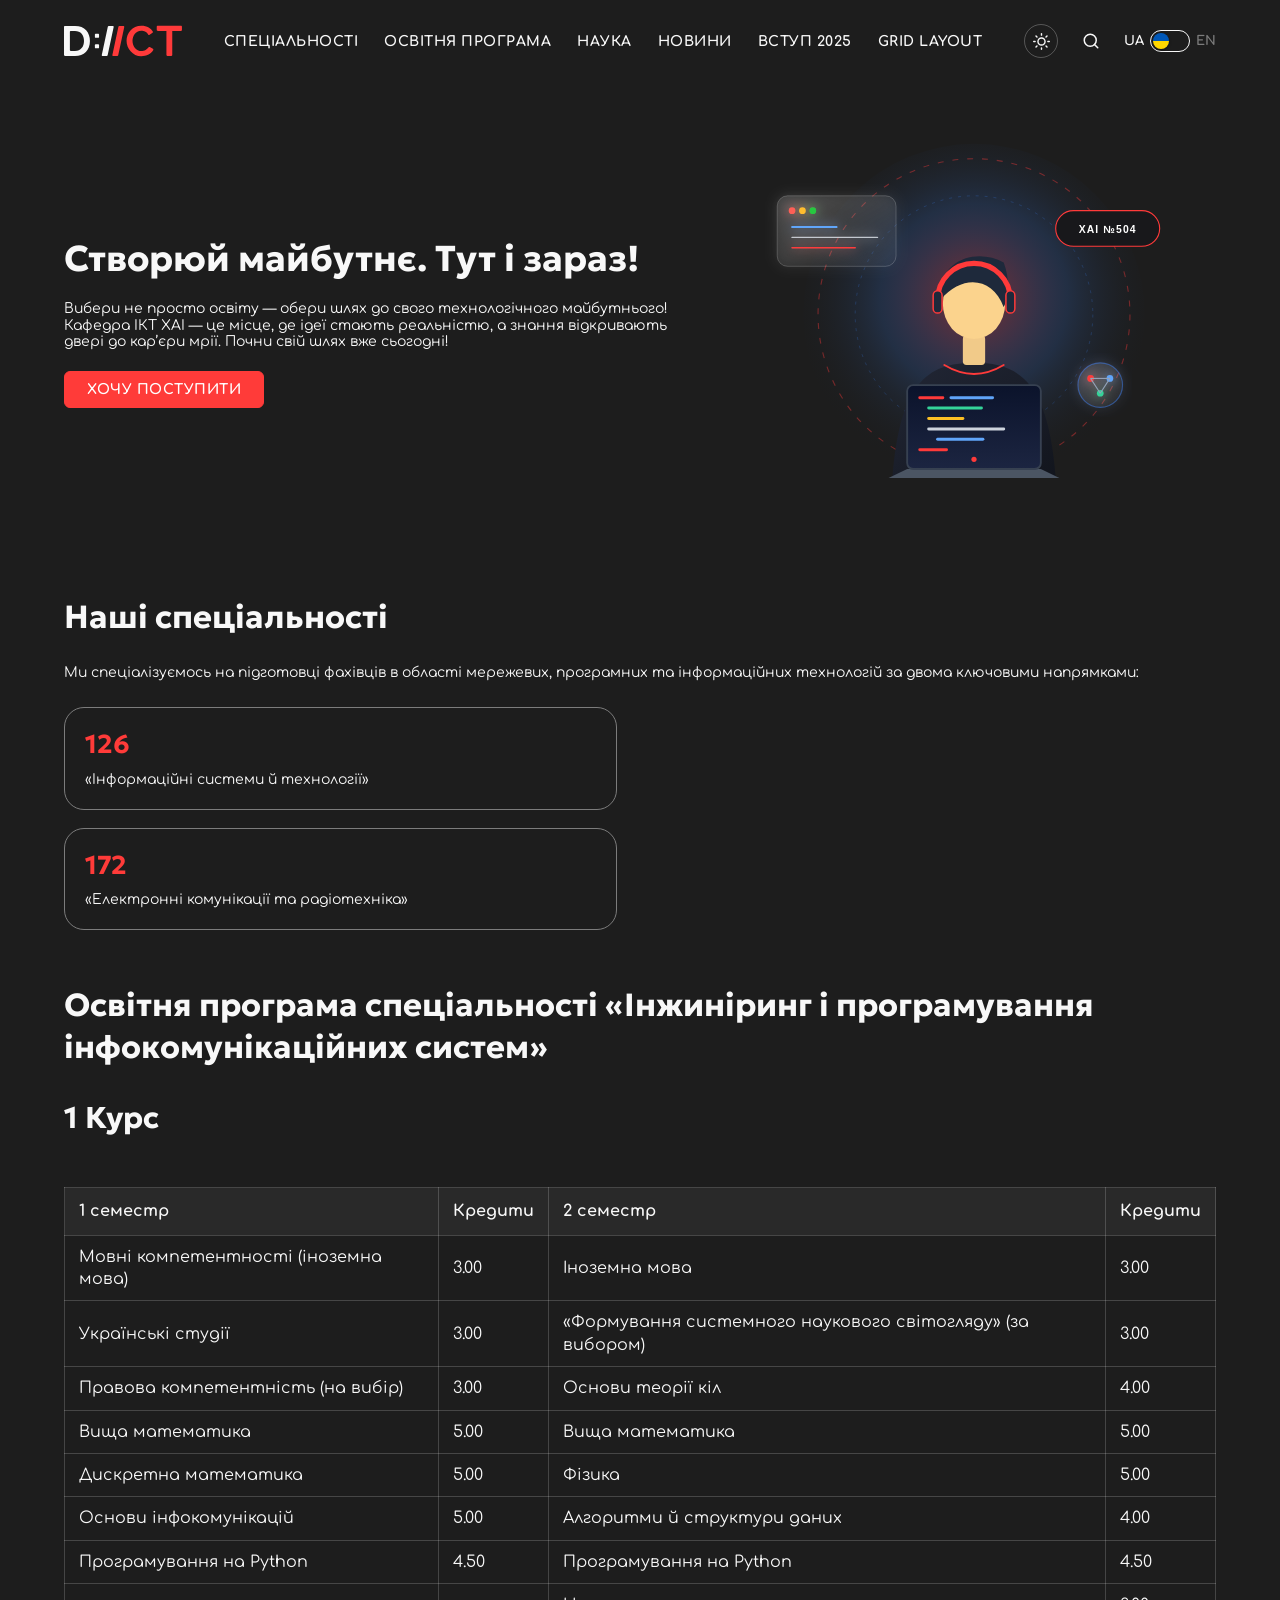
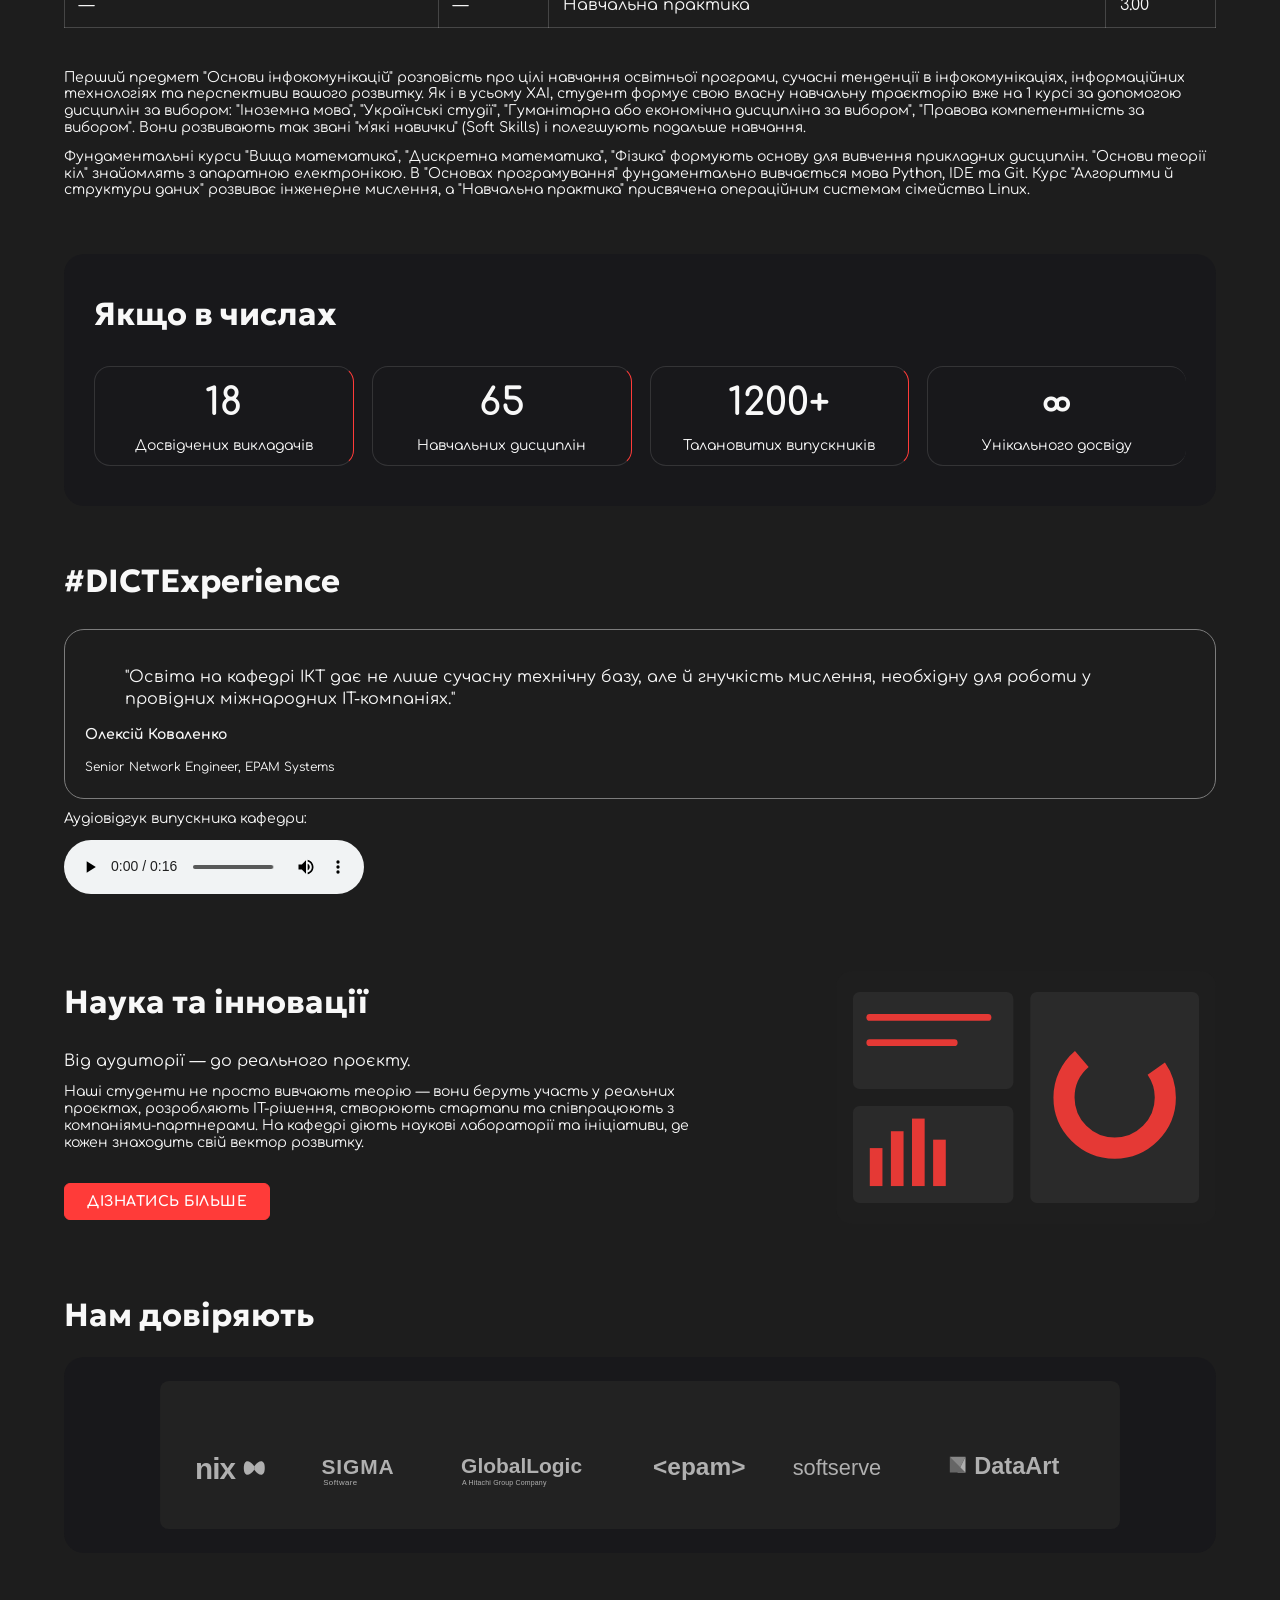
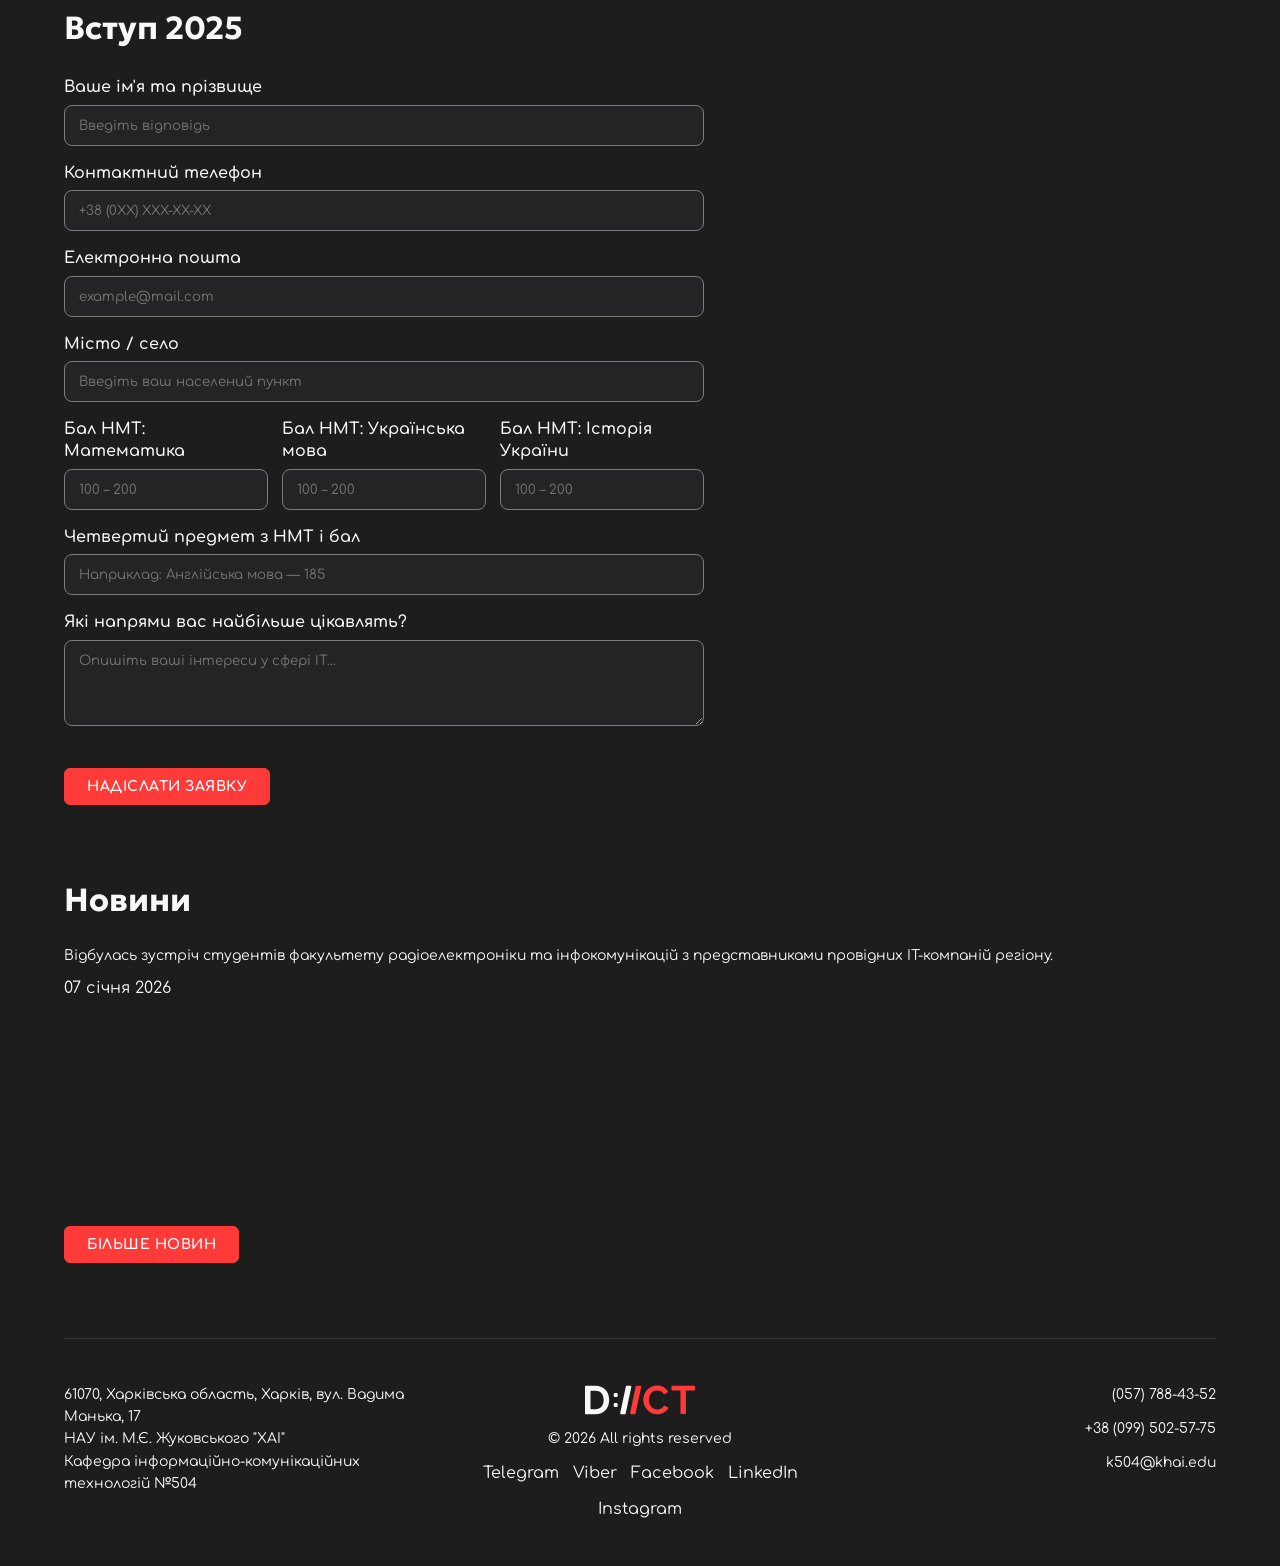
<file: index.html>
<!doctype html>
<html lang="uk" data-theme="dark">

<head>
    <meta charset="UTF-8">
    <meta name="viewport" content="width=device-width, initial-scale=1.0">
    <meta http-equiv="X-UA-Compatible" content="ie=edge">
    <title>Головна | Кафедра інформаційно-комунікаційних технологій ХАІ</title>
    <script>
        document.documentElement.setAttribute('data-theme', sessionStorage.getItem('site_theme') || 'dark');
    </script>
    <link rel="stylesheet" href="css/main.css">
</head>

<body>

<!-- Верхній колонтитул сайту -->
<header>
    <div class="header-wrapper">
        <a href="#" class="logo">
            <img src="images/logo.svg" alt="Логотип кафедри ІКТ" title="Кафедра ІКТ №504">
        </a>

        <nav>
            <div class="burger-menu">
                <button type="button" class="menu-toggle button" id="burger-btn" data-i18n="menu_btn">Меню</button>
            </div>
            <ul class="main-menu" id="main-menu">
                <li><a href="#specialties" class="menu-link" data-i18n="nav_specialties">СПЕЦІАЛЬНОСТІ</a></li>
                <li><a href="#curriculum" class="menu-link" data-i18n="nav_curriculum">ОСВІТНЯ ПРОГРАМА</a></li>
                <li><a href="#science" class="menu-link" data-i18n="nav_science">НАУКА</a></li>
                <li><a href="#news" class="menu-link" data-i18n="nav_news">НОВИНИ</a></li>
                <li><a href="#admission" class="menu-link" data-i18n="nav_admission">ВСТУП 2025</a></li>
                <li><a href="grid.html" class="menu-link" data-i18n="nav_grid">GRID LAYOUT</a></li>
            </ul>
        </nav>

        <div class="header-actions">
            <!-- Перемикач теми -->
            <button type="button" id="theme-toggle" class="theme-toggle-btn" title="Змінити тему" aria-label="Перемикач теми">
                <svg class="icon-sun" width="18" height="18" viewBox="0 0 24 24" fill="none" stroke="currentColor" stroke-width="2" stroke-linecap="round" stroke-linejoin="round">
                    <circle cx="12" cy="12" r="5"></circle>
                    <line x1="12" y1="1" x2="12" y2="3"></line>
                    <line x1="12" y1="21" x2="12" y2="23"></line>
                    <line x1="4.22" y1="4.22" x2="5.64" y2="5.64"></line>
                    <line x1="18.36" y1="18.36" x2="19.78" y2="19.78"></line>
                    <line x1="1" y1="12" x2="3" y2="12"></line>
                    <line x1="21" y1="12" x2="23" y2="12"></line>
                    <line x1="4.22" y1="19.78" x2="5.64" y2="18.36"></line>
                    <line x1="18.36" y1="5.64" x2="19.78" y2="4.22"></line>
                </svg>
                <svg class="icon-moon" width="18" height="18" viewBox="0 0 24 24" fill="none" stroke="currentColor" stroke-width="2" stroke-linecap="round" stroke-linejoin="round">
                    <path d="M21 12.79A9 9 0 1 1 11.21 3 7 7 0 0 0 21 12.79z"></path>
                </svg>
            </button>

            <!-- Пошук -->
            <a href="#" class="search-btn" title="Пошук по сайту" aria-label="Пошук">
                <svg width="18" height="18" viewBox="0 0 24 24" fill="none" stroke="currentColor" stroke-width="2" stroke-linecap="round" stroke-linejoin="round">
                    <circle cx="11" cy="11" r="8"></circle>
                    <line x1="21" y1="21" x2="16.65" y2="16.65"></line>
                </svg>
            </a>

            <!-- Перемикач мови -->
            <div class="lang-switch-box" id="lang-toggle-btn" title="Перемкнути мову">
                <span class="lang-label ua active">UA</span>
                <div class="lang-slider">
                    <span class="lang-circle"></span>
                </div>
                <span class="lang-label en">EN</span>
            </div>
        </div>
    </div>
</header>

<!-- Основна частина сторінки -->
<main>

    <!-- Головний банер сайту -->
    <section id="banner">
        <div class="content-wrapper">
            <h1 data-i18n="banner_title">Створюй майбутнє. Тут і зараз!</h1>
            <div class="description">
                <p data-i18n="banner_desc">
                    Вибери не просто освіту — обери шлях до свого технологічного майбутнього! Кафедра ІКТ ХАІ — це місце, де ідеї стають реальністю, а знання відкривають двері до кар’єри мрії. Почни свій шлях вже сьогодні!
                </p>
            </div>
            <button type="button" class="button" data-i18n="banner_btn">ХОЧУ ПОСТУПИТИ</button>
        </div>
        <div class="image-wrapper">
            <img src="images/banner-student.svg" alt="Студент кафедри ІКТ" title="Створюй майбутнє разом з ІКТ">
        </div>
    </section>

    <!-- Розділ "Наші спеціальності" -->
    <section id="specialties">
        <h2 data-i18n="specialties_title">Наші спеціальності</h2>
        <p data-i18n="specialties_desc">
            Ми спеціалізуємось на підготовці фахівців в області мережевих,
            програмних та інформаційних технологій за двома ключовими напрямками:
        </p>

        <div class="specialties-cards">
            <div class="card specialty-card">
                <h3>126</h3>
                <p data-i18n="spec_126">«Інформаційні системи й технології»</p>
            </div>
            <div class="card specialty-card">
                <h3>172</h3>
                <p data-i18n="spec_172">«Електронні комунікації та радіотехніка»</p>
            </div>
        </div>
    </section>

    <!-- Освітня програма -->
    <section id="curriculum">
        <h2 data-i18n="curriculum_title">Освітня програма спеціальності «Інжиніринг і програмування інфокомунікаційних систем»</h2>
        <h3 data-i18n="curriculum_year">1 Курс</h3>

        <div class="table-container">
            <table class="curriculum-table">
                <thead>
                <tr>
                    <th data-i18n="th_sem1">1 семестр</th>
                    <th data-i18n="th_credits1">Кредити</th>
                    <th data-i18n="th_sem2">2 семестр</th>
                    <th data-i18n="th_credits2">Кредити</th>
                </tr>
                </thead>
                <tbody>
                <tr>
                    <td data-i18n="course_1">Мовні компетентності (іноземна мова)</td>
                    <td>3.00</td>
                    <td data-i18n="course_2">Іноземна мова</td>
                    <td>3.00</td>
                </tr>
                <tr>
                    <td data-i18n="course_3">Українські студії</td>
                    <td>3.00</td>
                    <td data-i18n="course_4">«Формування системного наукового світогляду» (за вибором)</td>
                    <td>3.00</td>
                </tr>
                <tr>
                    <td data-i18n="course_5">Правова компетентність (на вибір)</td>
                    <td>3.00</td>
                    <td data-i18n="course_6">Основи теорії кіл</td>
                    <td>4.00</td>
                </tr>
                <tr>
                    <td data-i18n="course_7">Вища математика</td>
                    <td>5.00</td>
                    <td data-i18n="course_7">Вища математика</td>
                    <td>5.00</td>
                </tr>
                <tr>
                    <td data-i18n="course_8">Дискретна математика</td>
                    <td>5.00</td>
                    <td data-i18n="course_9">Фізика</td>
                    <td>5.00</td>
                </tr>
                <tr>
                    <td data-i18n="course_10">Основи інфокомунікацій</td>
                    <td>5.00</td>
                    <td data-i18n="course_11">Алгоритми й структури даних</td>
                    <td>4.00</td>
                </tr>
                <tr>
                    <td data-i18n="course_12">Програмування на Python</td>
                    <td>4.50</td>
                    <td data-i18n="course_12">Програмування на Python</td>
                    <td>4.50</td>
                </tr>
                <tr>
                    <td>—</td>
                    <td>—</td>
                    <td data-i18n="course_13">Навчальна практика</td>
                    <td>3.00</td>
                </tr>
                </tbody>
            </table>
        </div>

        <div class="curriculum-description">
            <p data-i18n="curr_desc_1">
                Перший предмет "Основи інфокомунікацій" розповість про цілі навчання освітньої програми, сучасні тенденції в інфокомунікаціях, інформаційних технологіях та перспективи вашого розвитку. Як і в усьому ХАІ, студент формує свою власну навчальну траєкторію вже на 1 курсі за допомогою дисциплін за вибором: "Іноземна мова", "Українські студії", "Гуманітарна або економічна дисципліна за вибором", "Правова компетентність за вибором". Вони розвивають так звані "м'які навички" (Soft Skills) і полегшують подальше навчання.
            </p>
            <p data-i18n="curr_desc_2">
                Фундаментальні курси "Вища математика", "Дискретна математика", "Фізика" формують основу для вивчення прикладних дисциплін. "Основи теорії кіл" знайомлять з апаратною електронікою. В "Основах програмування" фундаментально вивчається мова Python, IDE та Git. Курс "Алгоритми й структури даних" розвиває інженерне мислення, а "Навчальна практика" присвячена операційним системам сімейства Linux.
            </p>
        </div>
    </section>

    <!-- Розділ "Якщо в числах" -->
    <section id="in-numbers">
        <h2 data-i18n="numbers_title">Якщо в числах</h2>
        <div class="cards-wrapper">
            <div class="card">
                <span class="stat-number">18</span>
                <p data-i18n="stat_1">Досвідчених викладачів</p>
            </div>
            <div class="card">
                <span class="stat-number">65</span>
                <p data-i18n="stat_2">Навчальних дисциплін</p>
            </div>
            <div class="card">
                <span class="stat-number">1200+</span>
                <p data-i18n="stat_3">Талановитих випускників</p>
            </div>
            <div class="card">
                <span class="stat-number">∞</span>
                <p data-i18n="stat_4">Унікального досвіду</p>
            </div>
        </div>
    </section>

    <!-- Розділ "Відгуки" -->
    <section id="feedbacks">
        <h2>#DICTExperience</h2>
        <div class="reviews-carousel">
            <article class="card review-card">
                <blockquote data-i18n="feedback_text">"Освіта на кафедрі ІКТ дає не лише сучасну технічну базу, але й гнучкість мислення, необхідну для роботи у провідних міжнародних IT-компаніях."</blockquote>
                <p><strong data-i18n="feedback_author">Олексій Коваленко</strong></p>
                <small data-i18n="feedback_role">Senior Network Engineer, EPAM Systems</small>
            </article>
        </div>

        <div class="audio-feedback">
            <p data-i18n="audio_title">Аудіовідгук випускника кафедри:</p>
            <audio controls>
                <source src="media/audio-review.mp3" type="audio/mpeg">
                Ваш браузер не підтримує аудіоелемент.
            </audio>
        </div>
    </section>

    <!-- Розділ "Наука та інновації" -->
    <section id="science">
        <div class="science-content">
            <h2 data-i18n="science_title">Наука та інновації</h2>
            <p class="large" data-i18n="science_subtitle">Від аудиторії — до реального проєкту.</p>
            <p data-i18n="science_desc">
                Наші студенти не просто вивчають теорію — вони беруть участь у реальних проєктах, розробляють ІТ-рішення, створюють стартапи та співпрацюють з компаніями-партнерами. На кафедрі діють наукові лабораторії та ініціативи, де кожен знаходить свій вектор розвитку.
            </p>
            <button type="button" class="button" data-i18n="science_btn">ДІЗНАТИСЬ БІЛЬШЕ</button>
        </div>
        <div class="science-media">
            <img src="images/science-dashboard.svg" alt="Панель аналітики та науки" title="Наука та інновації в ІКТ">
        </div>
    </section>

    <!-- Розділ "Нам довіряють" -->
    <section id="partners">
        <h2 class="partners-title" data-i18n="partners_title">Нам довіряють</h2>
        <div class="partners-wrapper">
            <img src="images/partners.svg" alt="Партнери кафедри ІКТ">
        </div>
    </section>

    <!-- Розділ: Форма зворотного зв'язку -->
    <section id="admission">
        <h2 data-i18n="admission_title">Вступ 2025</h2>
        <form action="#" method="post" class="admission-form">
            <div class="form-group">
                <label for="fullName" data-i18n="form_name">Ваше ім'я та прізвище</label>
                <input type="text" id="fullName" name="fullName" placeholder="Введіть відповідь" data-i18n-placeholder="ph_name" required>
            </div>

            <div class="form-group">
                <label for="phone" data-i18n="form_phone">Контактний телефон</label>
                <input type="tel" id="phone" name="phone" placeholder="+38 (0XX) XXX-XX-XX" required>
            </div>

            <div class="form-group">
                <label for="email" data-i18n="form_email">Електронна пошта</label>
                <input type="email" id="email" name="email" placeholder="example@mail.com" required>
            </div>

            <div class="form-group">
                <label for="city" data-i18n="form_city">Місто / село</label>
                <input type="text" id="city" name="city" placeholder="Введіть ваш населений пункт" data-i18n-placeholder="ph_city">
            </div>

            <div class="form-grid-nmt">
                <div class="form-group">
                    <label for="nmtMath" data-i18n="form_math">Бал НМТ: Математика</label>
                    <input type="number" id="nmtMath" name="nmtMath" min="100" max="200" placeholder="100 – 200">
                </div>
                <div class="form-group">
                    <label for="nmtUa" data-i18n="form_ua">Бал НМТ: Українська мова</label>
                    <input type="number" id="nmtUa" name="nmtUa" min="100" max="200" placeholder="100 – 200">
                </div>
                <div class="form-group">
                    <label for="nmtHist" data-i18n="form_hist">Бал НМТ: Історія України</label>
                    <input type="number" id="nmtHist" name="nmtHist" min="100" max="200" placeholder="100 – 200">
                </div>
            </div>

            <div class="form-group">
                <label for="nmtFourth" data-i18n="form_fourth">Четвертий предмет з НМТ і бал</label>
                <input type="text" id="nmtFourth" name="nmtFourth" placeholder="Наприклад: Англійська мова — 185" data-i18n-placeholder="ph_fourth">
            </div>

            <div class="form-group">
                <label for="interests" data-i18n="form_interests">Які напрями вас найбільше цікавлять?</label>
                <textarea id="interests" name="interests" rows="4" placeholder="Опишіть ваші інтереси у сфері IT..." data-i18n-placeholder="ph_interests"></textarea>
            </div>

            <button type="submit" class="button" data-i18n="form_btn">НАДІСЛАТИ ЗАЯВКУ</button>
        </form>
    </section>

    <!-- Розділ "Новини" -->
    <section id="news">
        <h2 data-i18n="news_title">Новини</h2>
        <div class="news-list">
            <article class="news-card">
                <p data-i18n="news_item">Відбулась зустріч студентів факультету радіоелектроніки та інфокомунікацій з представниками провідних IT-компаній регіону.</p>
                <time datetime="2026-01-07" data-i18n="news_date">07 січня 2026</time>
            </article>
        </div>

        <div class="news-video">
            <video autoplay muted loop playsinline width="400">
                <source src="media/news-video.mp4" type="video/mp4">
                Ваш браузер не підтримує відео.
            </video>
        </div>

        <button type="button" class="button" data-i18n="news_btn">БІЛЬШЕ НОВИН</button>
    </section>

</main>

<!-- Нижній колонтитул сайту -->
<footer>
    <div class="footer-col footer-address">
        <p data-i18n="footer_addr">61070, Харківська область, Харків, вул. Вадима Манька, 17<br>
            НАУ ім. М.Є. Жуковського "ХАІ"<br>
            Кафедра інформаційно-комунікаційних технологій №504</p>
    </div>

    <div class="footer-col footer-center">
        <a href="#" class="logo">
            <img src="images/logo.svg" alt="Логотип кафедри ІКТ" title="Кафедра ІКТ №504">
        </a>
        <p>&copy; 2026 All rights reserved</p>
        <div class="social-links">
            <a href="#">Telegram</a>
            <a href="#">Viber</a>
            <a href="#">Facebook</a>
            <a href="#">LinkedIn</a>
            <a href="#">Instagram</a>
        </div>
    </div>

    <div class="footer-col footer-contacts">
        <p><a href="tel:+380577884352">(057) 788-43-52</a></p>
        <p><a href="tel:+380995025775">+38 (099) 502-57-75</a></p>
        <p><a href="mailto:k504@khai.edu">k504@khai.edu</a></p>
    </div>
</footer>

<script src="js/main.js"></script>
</body>
</html>
</file>
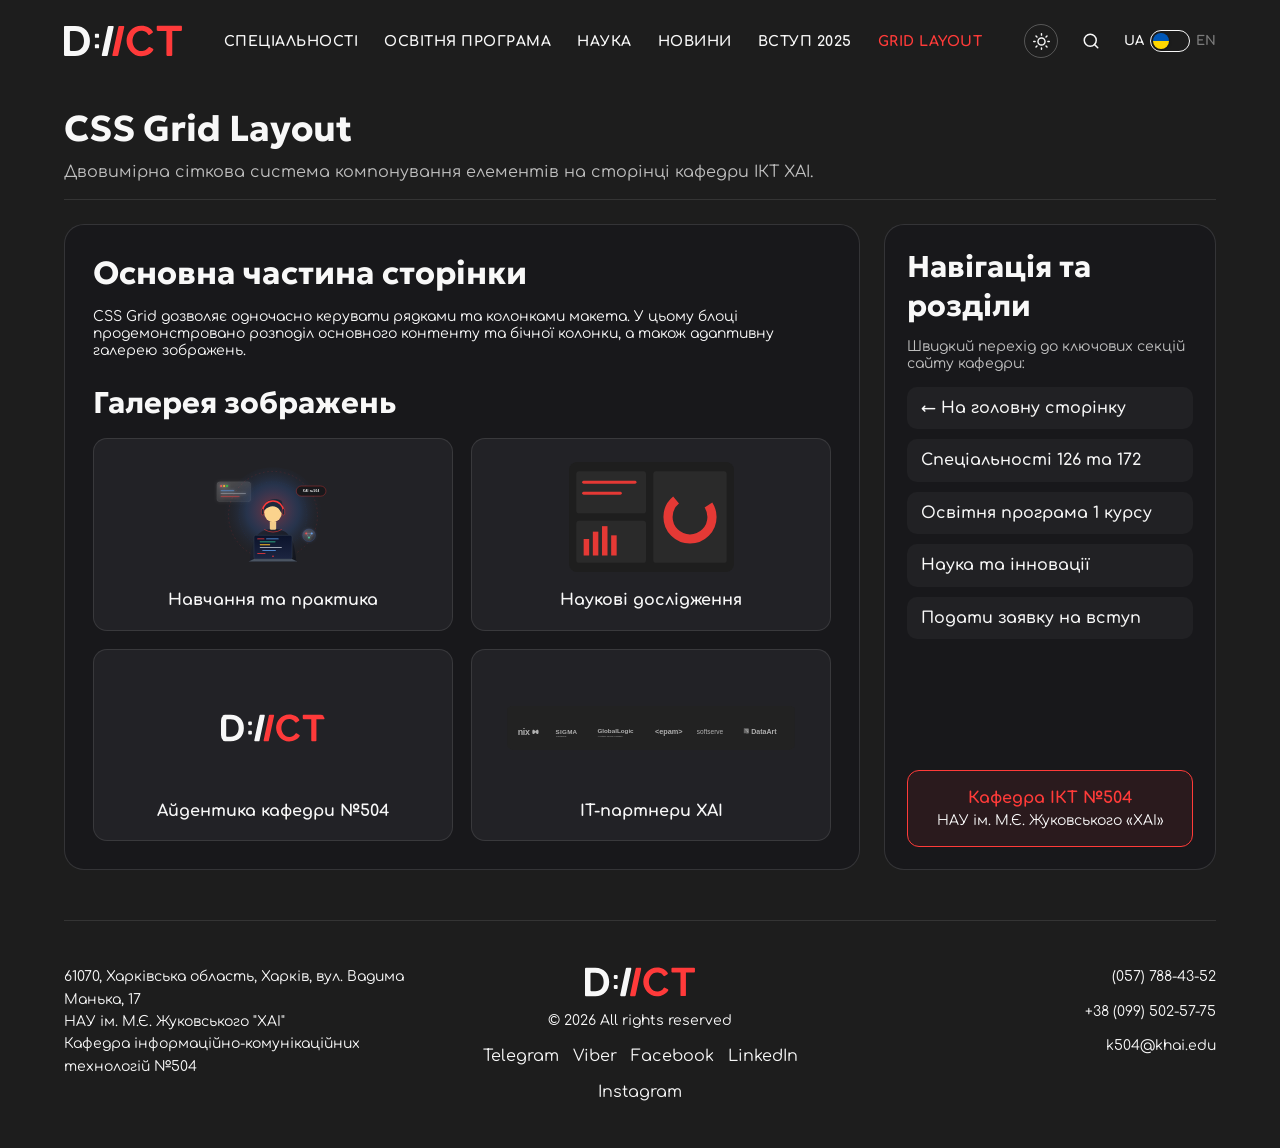
<file: grid.html>
<!doctype html>
<html lang="uk" data-theme="dark">

<head>
    <meta charset="UTF-8">
    <meta name="viewport" content="width=device-width, initial-scale=1.0">
    <meta http-equiv="X-UA-Compatible" content="ie=edge">
    <title>Grid Layout | Кафедра інформаційно-комунікаційних технологій ХАІ</title>
    <script>
        document.documentElement.setAttribute('data-theme', sessionStorage.getItem('site_theme') || 'dark');
    </script>
    <link rel="stylesheet" href="css/main.css">
</head>

<body>

<!-- Верхній колонтитул сайту -->
<header>
    <div class="header-wrapper">
        <a href="index.html" class="logo">
            <img src="images/logo.svg" alt="Логотип кафедри ІКТ" title="Кафедра ІКТ №504">
        </a>

        <nav>
            <div class="burger-menu">
                <button type="button" class="menu-toggle button" id="burger-btn" data-i18n="menu_btn">Меню</button>
            </div>
            <ul class="main-menu" id="main-menu">
                <li><a href="index.html#specialties" class="menu-link" data-i18n="nav_specialties">СПЕЦІАЛЬНОСТІ</a></li>
                <li><a href="index.html#curriculum" class="menu-link" data-i18n="nav_curriculum">ОСВІТНЯ ПРОГРАМА</a></li>
                <li><a href="index.html#science" class="menu-link" data-i18n="nav_science">НАУКА</a></li>
                <li><a href="index.html#news" class="menu-link" data-i18n="nav_news">НОВИНИ</a></li>
                <li><a href="index.html#admission" class="menu-link" data-i18n="nav_admission">ВСТУП 2025</a></li>
                <li><a href="grid.html" class="menu-link active-link" data-i18n="nav_grid">GRID LAYOUT</a></li>
            </ul>
        </nav>

        <div class="header-actions">
            <!-- Перемикач теми -->
            <button type="button" id="theme-toggle" class="theme-toggle-btn" title="Змінити тему" aria-label="Перемикач теми">
                <svg class="icon-sun" width="18" height="18" viewBox="0 0 24 24" fill="none" stroke="currentColor" stroke-width="2" stroke-linecap="round" stroke-linejoin="round">
                    <circle cx="12" cy="12" r="5"></circle>
                    <line x1="12" y1="1" x2="12" y2="3"></line>
                    <line x1="12" y1="21" x2="12" y2="23"></line>
                    <line x1="4.22" y1="4.22" x2="5.64" y2="5.64"></line>
                    <line x1="18.36" y1="18.36" x2="19.78" y2="19.78"></line>
                    <line x1="1" y1="12" x2="3" y2="12"></line>
                    <line x1="21" y1="12" x2="23" y2="12"></line>
                    <line x1="4.22" y1="19.78" x2="5.64" y2="18.36"></line>
                    <line x1="18.36" y1="5.64" x2="19.78" y2="4.22"></line>
                </svg>
                <svg class="icon-moon" width="18" height="18" viewBox="0 0 24 24" fill="none" stroke="currentColor" stroke-width="2" stroke-linecap="round" stroke-linejoin="round">
                    <path d="M21 12.79A9 9 0 1 1 11.21 3 7 7 0 0 0 21 12.79z"></path>
                </svg>
            </button>

            <!-- Пошук -->
            <a href="#" class="search-btn" title="Пошук по сайту" aria-label="Пошук">
                <svg width="18" height="18" viewBox="0 0 24 24" fill="none" stroke="currentColor" stroke-width="2" stroke-linecap="round" stroke-linejoin="round">
                    <circle cx="11" cy="11" r="8"></circle>
                    <line x1="21" y1="21" x2="16.65" y2="16.65"></line>
                </svg>
            </a>

            <!-- Перемикач мови -->
            <div class="lang-switch-box" id="lang-toggle-btn" title="Перемкнути мову">
                <span class="lang-label ua active">UA</span>
                <div class="lang-slider">
                    <span class="lang-circle"></span>
                </div>
                <span class="lang-label en">EN</span>
            </div>
        </div>
    </div>
</header>

<!-- Основна частина сторінки -->
<main class="grid-page-main">

    <section class="grid-hero">
        <h1 data-i18n="grid_hero_title">CSS Grid Layout</h1>
        <p class="large" data-i18n="grid_hero_desc">Двовимірна сіткова система компонування елементів на сторінці кафедри ІКТ ХАІ.</p>
    </section>

    <!-- Двоколонкова сітка -->
    <div class="grid-layout-wrapper">
        <article class="grid-main-card">
            <h2 data-i18n="grid_main_title">Основна частина сторінки</h2>
            <p data-i18n="grid_main_desc">
                CSS Grid дозволяє одночасно керувати рядками та колонками макета. У цьому блоці продемонстровано розподіл основного контенту та бічної колонки, а також адаптивну галерею зображень.
            </p>

            <!-- Галерея зображень -->
            <div class="gallery-block">
                <h3 data-i18n="grid_gallery_title">Галерея зображень</h3>
                <div class="grid-gallery">
                    <figure class="gallery-card">
                        <div class="card-media">
                            <img src="images/banner-student.svg" alt="Студент ІКТ">
                        </div>
                        <figcaption data-i18n="gal_1">Навчання та практика</figcaption>
                    </figure>
                    <figure class="gallery-card">
                        <div class="card-media">
                            <img src="images/science-dashboard.svg" class="invert-on-light" alt="Аналітика та наука">
                        </div>
                        <figcaption data-i18n="gal_2">Наукові дослідження</figcaption>
                    </figure>
                    <figure class="gallery-card">
                        <div class="card-media">
                            <img src="images/logo.svg" class="invert-on-light" alt="Логотип кафедри">
                        </div>
                        <figcaption data-i18n="gal_3">Айдентика кафедри №504</figcaption>
                    </figure>
                    <figure class="gallery-card">
                        <div class="card-media">
                            <img src="images/partners.svg" class="invert-on-light" alt="Партнери кафедри">
                        </div>
                        <figcaption data-i18n="gal_4">IT-партнери ХАІ</figcaption>
                    </figure>
                </div>
            </div>
        </article>

        <!-- Бічна панель -->
        <aside class="grid-sidebar-card">
            <div class="sidebar-top">
                <h3 data-i18n="grid_side_title">Навігація та розділи</h3>
                <p data-i18n="grid_side_desc">Швидкий перехід до ключових секцій сайту кафедри:</p>
                <ul class="sidebar-links">
                    <li><a href="index.html" data-i18n="side_home">← На головну сторінку</a></li>
                    <li><a href="index.html#specialties" data-i18n="side_spec">Спеціальності 126 та 172</a></li>
                    <li><a href="index.html#curriculum" data-i18n="side_curr">Освітня програма 1 курсу</a></li>
                    <li><a href="index.html#science" data-i18n="side_sci">Наука та інновації</a></li>
                    <li><a href="index.html#admission" data-i18n="side_adm">Подати заявку на вступ</a></li>
                </ul>
            </div>

            <div class="sidebar-badge">
                <span class="badge-title" data-i18n="side_badge_title">Кафедра ІКТ №504</span>
                <p data-i18n="side_badge_sub">НАУ ім. М.Є. Жуковського «ХАІ»</p>
            </div>
        </aside>
    </div>

</main>

<!-- Нижній колонтитул сайту -->
<footer>
    <div class="footer-col footer-address">
        <p data-i18n="footer_addr">61070, Харківська область, Харків, вул. Вадима Манька, 17<br>
            НАУ ім. М.Є. Жуковського "ХАІ"<br>
            Кафедра інформаційно-комунікаційних технологій №504</p>
    </div>

    <div class="footer-col footer-center">
        <a href="index.html" class="logo">
            <img src="images/logo.svg" alt="Логотип кафедри ІКТ" title="Кафедра ІКТ №504">
        </a>
        <p>&copy; 2026 All rights reserved</p>
        <div class="social-links">
            <a href="#">Telegram</a>
            <a href="#">Viber</a>
            <a href="#">Facebook</a>
            <a href="#">LinkedIn</a>
            <a href="#">Instagram</a>
        </div>
    </div>

    <div class="footer-col footer-contacts">
        <p><a href="tel:+380577884352">(057) 788-43-52</a></p>
        <p><a href="tel:+380995025775">+38 (099) 502-57-75</a></p>
        <p><a href="mailto:k504@khai.edu">k504@khai.edu</a></p>
    </div>
</footer>

<script src="js/main.js"></script>
</body>
</html>
</file>
<file: css/main.css>
@import url("https://fonts.googleapis.com/css2?family=Comfortaa:wght@300..700&family=Geologica:wght@100..900&display=swap");
:root {
  --primary-color: #1d1d1d;
  --primary-text-color: #f8f8f8;
  --red-color: #ff3b39;
  --red-hover-color: #ff1a18;
  --grey-color: #7c7c7c;
  --silver-color: #bfbfbf;
}

[data-theme=light] {
  --primary-color: #f8f8f8;
  --primary-text-color: #1d1d1d;
  --red-color: #ff3b39;
  --red-hover-color: #ff1a18;
  --grey-color: #7c7c7c;
  --silver-color: #bfbfbf;
}

body {
  font-size: 14px;
  font-family: "Comfortaa", sans-serif;
  color: var(--primary-text-color);
}

h1, h2, h3, h4, h5, h6, .h1, .h2, .h3, .h4, .h5, .h6 {
  line-height: 1.4;
  font-weight: 700;
  font-family: "Geologica", sans-serif;
}

h1, .h1 {
  font-size: 38px;
}

h2, .h2 {
  font-size: 32px;
}

h3, .h3 {
  font-size: 28px;
}

h4, .h4 {
  font-size: 24px;
}

h5, .h5 {
  font-size: 18px;
}

h6, .h6 {
  font-size: 16px;
}

.p, p {
  font-size: 14px;
  line-height: 1.2;
  margin: 12px 0;
}

.small, small {
  font-size: 12px;
  line-height: 1.2;
}

.scc_large-text,
.large {
  font-size: 16px;
  line-height: 1.4;
}

a {
  color: var(--red-color);
  font-weight: 400;
  text-decoration: underline;
}
a:active, a:hover, a:focus {
  text-decoration: none;
}

strong {
  font-weight: 700;
}

em {
  font-style: italic;
}

*,
*::before,
*::after {
  box-sizing: border-box;
}

body {
  background: var(--primary-color);
  color: var(--primary-text-color);
  font-family: "Comfortaa", sans-serif;
  font-size: 14px;
  line-height: 1.4;
  width: 100%;
  max-width: 1200px;
  margin: 0 auto;
  padding: 0 16px;
  transition: background-color 0.25s ease, color 0.25s ease;
}

h1 {
  font-size: 28px;
  line-height: 1.25;
}

h2 {
  font-size: 26px;
  line-height: 1.3;
}

h3 {
  font-size: 24px;
  line-height: 1.3;
}

h4 {
  font-size: 22px;
  line-height: 1.35;
}

h5 {
  font-size: 20px;
  line-height: 1.35;
}

h6 {
  font-size: 18px;
  line-height: 1.4;
}

@media (min-width: 796px) {
  body {
    font-size: 16px;
    line-height: 1.4;
    padding: 0 24px;
  }
  h1 {
    font-size: 32px;
  }
  h2 {
    font-size: 28px;
  }
  h3 {
    font-size: 26px;
  }
  h4 {
    font-size: 24px;
  }
  h5 {
    font-size: 22px;
  }
  h6 {
    font-size: 20px;
  }
}
@media (min-width: 1200px) {
  body {
    font-size: 16px;
    line-height: 1.4;
  }
  h1 {
    font-size: 36px;
  }
  h2 {
    font-size: 32px;
  }
  h3 {
    font-size: 30px;
  }
  h4 {
    font-size: 28px;
  }
  h5 {
    font-size: 24px;
  }
  h6 {
    font-size: 22px;
  }
}
section {
  margin: 40px 0;
}
@media (min-width: 796px) {
  section {
    margin: 55px 0;
  }
}

.button,
button,
input[type=submit],
.btn,
a.btn {
  background: var(--red-color);
  color: #ffffff !important;
  width: fit-content;
  padding: 10px 22px;
  border-radius: 6px;
  margin: 20px 0;
  border: 1px solid var(--red-color);
  font-family: "Comfortaa", sans-serif;
  font-weight: 700;
  font-size: 14px;
  letter-spacing: 0.5px;
  cursor: pointer;
  display: inline-block;
  text-decoration: none !important;
  transition: all 0.25s ease-in-out;
}
.button:hover,
button:hover,
input[type=submit]:hover,
.btn:hover,
a.btn:hover {
  background: var(--red-hover-color);
  border-color: var(--red-hover-color);
  box-shadow: 0 4px 12px rgba(255, 59, 57, 0.25);
  transform: translateY(-1px);
}

#banner {
  width: 100%;
  display: flex;
  flex-direction: column;
  align-items: center;
  gap: 28px;
  margin: 20px 0 50px 0;
}
#banner .content-wrapper {
  width: 100%;
  display: flex;
  flex-direction: column;
  gap: 20px;
  z-index: 2;
}
#banner .content-wrapper h1 {
  margin: 0;
  font-weight: 700;
}
#banner .content-wrapper .description p {
  margin: 0;
  color: var(--primary-text-color);
}
#banner .content-wrapper .button {
  margin: 0;
}
#banner .image-wrapper {
  width: 100%;
  display: flex;
  justify-content: center;
  align-items: center;
}
#banner .image-wrapper img {
  width: 100%;
  max-width: 360px;
  height: auto;
  display: block;
  object-fit: contain;
}
@media (min-width: 796px) {
  #banner {
    flex-direction: row;
    justify-content: space-between;
    min-height: 440px;
  }
  #banner .content-wrapper {
    width: 55%;
  }
  #banner .image-wrapper {
    width: 42%;
    justify-content: flex-end;
  }
  #banner .image-wrapper img {
    max-width: 100%;
  }
}

#specialties .specialties-cards {
  display: flex;
  flex-direction: column;
  gap: 20px;
  margin-top: 24px;
}
#specialties .specialties-cards .specialty-card {
  width: 100%;
  background: #18181b;
  border: 1px solid rgba(255, 255, 255, 0.12);
  border-radius: 16px;
  padding: 24px;
}
#specialties .specialties-cards .specialty-card h3 {
  margin: 0 0 10px 0;
  color: var(--red-color);
}
#specialties .specialties-cards .specialty-card p {
  margin: 0;
}
@media (min-width: 796px) {
  #specialties .specialties-cards {
    flex-direction: row;
  }
  #specialties .specialties-cards .specialty-card {
    width: 48%;
  }
}

#in-numbers .cards-wrapper {
  display: grid;
  grid-template-columns: 1fr;
  gap: 18px;
  margin-top: 24px;
}
#in-numbers .cards-wrapper .card {
  width: 100%;
  background: #18181b;
  border: 1px solid rgba(255, 255, 255, 0.12);
  border-radius: 16px;
  padding: 24px;
  text-align: center;
}
#in-numbers .cards-wrapper .card .stat-number {
  display: block;
  font-size: 32px;
  font-weight: 700;
  color: var(--red-color);
  margin-bottom: 8px;
}
#in-numbers .cards-wrapper .card p {
  margin: 0;
}
@media (min-width: 796px) {
  #in-numbers .cards-wrapper {
    grid-template-columns: repeat(2, 1fr);
  }
}
@media (min-width: 1200px) {
  #in-numbers .cards-wrapper {
    grid-template-columns: repeat(4, 1fr);
  }
}

#curriculum .table-container {
  width: 100%;
  overflow-x: auto;
}
#curriculum table,
#curriculum .curriculum-table {
  width: 100%;
  border-collapse: collapse;
  margin: 20px 0 30px 0;
  border: 1px solid rgba(255, 255, 255, 0.18);
  font-family: "Comfortaa", sans-serif;
}
#curriculum table thead tr,
#curriculum .curriculum-table thead tr {
  background-color: rgba(255, 255, 255, 0.05);
}
#curriculum table thead th,
#curriculum .curriculum-table thead th {
  font-weight: 700;
  color: var(--primary-text-color);
  padding: 12px 14px;
  border: 1px solid rgba(255, 255, 255, 0.18);
  text-align: left;
}
#curriculum table tbody tr td,
#curriculum .curriculum-table tbody tr td {
  padding: 10px 14px;
  border: 1px solid rgba(255, 255, 255, 0.18);
  color: var(--primary-text-color);
}

#science {
  display: flex;
  flex-direction: column;
  gap: 24px;
}
#science .science-content {
  width: 100%;
}
#science .science-media {
  width: 100%;
}
#science .science-media img {
  width: 100%;
  max-width: 380px;
  height: auto;
  border-radius: 16px;
  display: block;
}
@media (min-width: 796px) {
  #science {
    flex-direction: row;
    align-items: center;
    justify-content: space-between;
  }
  #science .science-content {
    width: 56%;
  }
  #science .science-media {
    width: 40%;
    display: flex;
    justify-content: flex-end;
  }
}

#partners {
  margin: 45px 0;
}
#partners .partners-title {
  font-weight: 700;
  margin: 0 0 20px 0;
  color: var(--primary-text-color);
}
#partners .partners-wrapper {
  width: 100%;
  background: #18181b;
  border-radius: 20px;
  padding: 24px;
  display: flex;
  justify-content: center;
  align-items: center;
}
#partners .partners-wrapper img {
  width: 100%;
  max-width: 960px;
  height: auto;
  display: block;
}

#admission form {
  width: 100%;
  max-width: 640px;
  display: flex;
  flex-direction: column;
  gap: 16px;
}
#admission form .form-grid-nmt {
  display: grid;
  grid-template-columns: 1fr;
  gap: 14px;
}
@media (min-width: 796px) {
  #admission form .form-grid-nmt {
    grid-template-columns: repeat(3, 1fr);
  }
}
#admission form label {
  display: block;
  font-weight: 600;
  margin-bottom: 6px;
  color: var(--primary-text-color);
}
#admission form input[type=text],
#admission form input[type=email],
#admission form input[type=tel],
#admission form input[type=number],
#admission form textarea {
  width: 100%;
  background: #242426;
  border: 1px solid var(--grey-color);
  border-radius: 8px;
  padding: 12px 14px;
  color: var(--primary-text-color);
  font-family: inherit;
  outline: none;
}
#admission form input[type=text]:focus,
#admission form input[type=email]:focus,
#admission form input[type=tel]:focus,
#admission form input[type=number]:focus,
#admission form textarea:focus {
  border-color: var(--red-color);
}

footer {
  width: 100%;
  padding: 30px 0;
  border-top: 1px solid rgba(255, 255, 255, 0.12);
  display: grid;
  grid-template-columns: 1fr;
  gap: 24px;
  text-align: center;
}
footer .footer-col {
  width: 100%;
}
footer .footer-center {
  display: flex;
  flex-direction: column;
  align-items: center;
  gap: 10px;
}
footer .footer-center .social-links {
  display: flex;
  flex-wrap: wrap;
  justify-content: center;
  gap: 14px;
}
footer .footer-center .social-links a {
  color: var(--primary-text-color);
  text-decoration: none;
}
footer .footer-center .social-links a:hover {
  color: var(--red-color);
}
footer .footer-contacts a {
  color: var(--primary-text-color);
  text-decoration: none;
}
footer .footer-contacts a:hover {
  color: var(--red-color);
}
@media (min-width: 1200px) {
  footer {
    grid-template-columns: repeat(3, 1fr);
    text-align: left;
    align-items: start;
  }
  footer .footer-contacts {
    text-align: right;
  }
}

[data-theme=light] .button,
[data-theme=light] button,
[data-theme=light] input[type=submit],
[data-theme=light] .btn,
[data-theme=light] a.btn {
  background: #e63533 !important;
  border-color: #e63533 !important;
  color: #ffffff !important;
}
[data-theme=light] #specialties .specialties-cards .specialty-card,
[data-theme=light] #in-numbers .cards-wrapper .card {
  background: #ffffff;
  border-color: rgba(0, 0, 0, 0.12);
}
[data-theme=light] #curriculum table,
[data-theme=light] #curriculum .curriculum-table {
  border-color: rgba(0, 0, 0, 0.15);
}
[data-theme=light] #curriculum table thead tr,
[data-theme=light] #curriculum .curriculum-table thead tr {
  background-color: rgba(0, 0, 0, 0.04);
}
[data-theme=light] #curriculum table th, [data-theme=light] #curriculum table td,
[data-theme=light] #curriculum .curriculum-table th,
[data-theme=light] #curriculum .curriculum-table td {
  border-color: rgba(0, 0, 0, 0.15);
}
[data-theme=light] #science .science-media img {
  filter: invert(0.9) hue-rotate(180deg) contrast(1.05);
}
[data-theme=light] #admission form input[type=text],
[data-theme=light] #admission form input[type=email],
[data-theme=light] #admission form input[type=tel],
[data-theme=light] #admission form input[type=number],
[data-theme=light] #admission form textarea {
  background: #ffffff;
  border-color: #d1d5db;
}
[data-theme=light] #partners .partners-wrapper {
  background: #e9ecef !important;
}
[data-theme=light] #partners .partners-wrapper img {
  filter: invert(0.85);
}
[data-theme=light] footer {
  border-top-color: rgba(0, 0, 0, 0.12);
}

header {
  width: 100%;
  padding: 18px 0;
  box-sizing: border-box;
  position: relative;
  z-index: 100;
}
header .header-wrapper {
  width: 100%;
  display: flex;
  flex-direction: row;
  align-items: center;
  justify-content: space-between;
  gap: 12px;
  position: relative;
}
header .logo {
  display: flex;
  align-items: center;
  flex-shrink: 0;
}
header .logo img {
  height: 28px;
  width: auto;
  display: block;
  transition: filter 0.2s ease;
}
@media (min-width: 796px) {
  header .logo img {
    height: 34px;
  }
}
header nav {
  display: flex;
  align-items: center;
  margin-left: auto;
}
header nav .burger-menu {
  width: fit-content;
}
header nav .burger-menu .menu-toggle {
  margin: 0 !important;
  padding: 8px 16px !important;
  font-size: 13px !important;
  border-radius: 6px;
}
header nav .main-menu {
  margin: 0;
  padding: 0;
  list-style: none;
  display: none;
  flex-direction: row;
  flex-wrap: wrap;
  gap: 16px 22px;
  justify-content: center;
  font-weight: 700;
}
header nav .main-menu li {
  margin: 0;
}
header nav .main-menu li .menu-link {
  text-decoration: none;
  color: var(--primary-text-color);
  text-transform: uppercase;
  font-size: 13px;
  font-weight: 700;
  letter-spacing: 0.5px;
  white-space: nowrap;
  transition: color 0.2s ease;
}
header nav .main-menu li .menu-link:hover, header nav .main-menu li .menu-link.active-link {
  color: var(--red-color);
}
header nav .main-menu.show {
  display: flex;
  position: absolute;
  top: calc(100% + 12px);
  left: 0;
  width: 100%;
  padding: 18px 20px;
  background: #1c1c20;
  border: 1px solid rgba(255, 255, 255, 0.15);
  border-radius: 12px;
  box-shadow: 0 12px 30px rgba(0, 0, 0, 0.45);
  z-index: 999;
}
header .header-actions {
  display: flex;
  flex-direction: row;
  align-items: center;
  gap: 10px;
  flex-shrink: 0;
}
@media (min-width: 796px) {
  header .header-actions {
    gap: 16px;
  }
}
header .header-actions .theme-toggle-btn {
  background: transparent !important;
  border: 1px solid rgba(255, 255, 255, 0.25) !important;
  border-radius: 50% !important;
  width: 34px !important;
  height: 34px !important;
  min-width: 34px !important;
  min-height: 34px !important;
  padding: 0 !important;
  margin: 0 !important;
  display: inline-flex !important;
  align-items: center !important;
  justify-content: center !important;
  flex-shrink: 0 !important;
  cursor: pointer;
  color: var(--primary-text-color) !important;
  transition: border-color 0.2s ease, background-color 0.2s ease, color 0.2s ease;
}
header .header-actions .theme-toggle-btn svg {
  width: 17px;
  height: 17px;
  display: block;
}
header .header-actions .theme-toggle-btn .icon-sun {
  display: block;
}
header .header-actions .theme-toggle-btn .icon-moon {
  display: none;
}
header .header-actions .theme-toggle-btn:hover {
  border-color: var(--red-color) !important;
  background: rgba(255, 59, 57, 0.1) !important;
  color: var(--red-color) !important;
}
header .header-actions .theme-toggle-btn:active, header .header-actions .theme-toggle-btn:focus {
  transform: none !important;
  outline: none;
}
header .header-actions .search-btn {
  display: none;
}
@media (min-width: 796px) {
  header .header-actions .search-btn {
    display: inline-flex;
    align-items: center;
    justify-content: center;
    width: 34px;
    height: 34px;
    border-radius: 50%;
    color: var(--primary-text-color);
    text-decoration: none;
    transition: all 0.2s ease-in-out;
  }
  header .header-actions .search-btn svg {
    stroke: var(--primary-text-color);
  }
  header .header-actions .search-btn:hover {
    background: rgba(255, 59, 57, 0.1);
  }
  header .header-actions .search-btn:hover svg {
    stroke: var(--red-color);
  }
}
header .header-actions .lang-switch-box {
  display: inline-flex;
  flex-direction: row;
  align-items: center;
  gap: 6px;
  cursor: pointer;
  user-select: none;
}
header .header-actions .lang-switch-box .lang-label {
  font-size: 13px;
  font-weight: 700;
  color: var(--grey-color);
  transition: color 0.2s ease;
}
header .header-actions .lang-switch-box .lang-label.active {
  color: var(--primary-text-color);
}
header .header-actions .lang-switch-box .lang-slider {
  width: 40px;
  height: 22px;
  border-radius: 100px;
  border: 1px solid var(--primary-text-color);
  background: transparent;
  position: relative;
  display: flex;
  align-items: center;
  padding: 2px;
  box-sizing: border-box;
}
header .header-actions .lang-switch-box .lang-slider .lang-circle {
  width: 16px;
  height: 16px;
  border-radius: 50%;
  position: absolute;
  left: 2px;
  box-shadow: 0 1px 3px rgba(0, 0, 0, 0.4);
  transition: transform 0.25s cubic-bezier(0.4, 0, 0.2, 1), background 0.25s ease;
  background: linear-gradient(180deg, #0057b7 50%, #ffd700 50%);
}
header .header-actions .lang-switch-box.is-en .lang-slider .lang-circle {
  transform: translateX(18px);
  background: #012169 url("data:image/svg+xml,%3Csvg xmlns='http://www.w3.org/2000/svg' viewBox='0 0 60 30'%3E%3CclipPath id='s'%3E%3Cpath d='M0,0 v30 h60 v-30 z'/%3E%3C/clipPath%3E%3CclipPath id='t'%3E%3Cpath d='M30,15 h30 v15 z v15 h-30 z h-30 v-15 z v-15 h30 z'/%3E%3C/clipPath%3E%3Cg clip-path='url(%23s)'%3E%3Cpath d='M0,0 v30 h60 v-30 z' fill='%23012169'/%3E%3Cpath d='M0,0 L60,30 M60,0 L0,30' stroke='%23fff' stroke-width='6'/%3E%3Cpath d='M0,0 L60,30 M60,0 L0,30' clip-path='url(%23t)' stroke='%23C8102E' stroke-width='4'/%3E%3Cpath d='M30,0 v30 M0,15 h60' stroke='%23fff' stroke-width='10'/%3E%3Cpath d='M30,0 v30 M0,15 h60' stroke='%23C8102E' stroke-width='6'/%3E%3C/g%3E%3C/svg%3E") center/cover no-repeat !important;
}

@media (min-width: 1200px) {
  header {
    padding: 24px 0;
  }
  header nav {
    flex: 1 1 auto;
    margin-left: 0;
    justify-content: center;
  }
  header nav .burger-menu {
    display: none;
  }
  header nav .main-menu,
  header nav .main-menu.show {
    display: flex;
    position: static;
    width: auto;
    padding: 0;
    background: transparent;
    border: none;
    box-shadow: none;
    gap: 26px;
  }
  header nav .main-menu li .menu-link,
  header nav .main-menu.show li .menu-link {
    font-size: 14px;
  }
}
[data-theme=light] .logo img {
  filter: invert(0.9) hue-rotate(180deg);
}
[data-theme=light] header nav .main-menu.show {
  background: #ffffff;
  border-color: rgba(0, 0, 0, 0.12);
  box-shadow: 0 12px 28px rgba(0, 0, 0, 0.12);
}
[data-theme=light] header .header-actions .theme-toggle-btn {
  border-color: rgba(0, 0, 0, 0.25) !important;
}
[data-theme=light] header .header-actions .theme-toggle-btn .icon-sun {
  display: none;
}
[data-theme=light] header .header-actions .theme-toggle-btn .icon-moon {
  display: block;
}
[data-theme=light] header .header-actions .lang-switch-box .lang-slider {
  border-color: rgba(0, 0, 0, 0.5) !important;
}

footer {
  padding: 45px 0;
  border-top: 1px solid rgba(255, 255, 255, 0.1);
  display: flex;
  justify-content: space-between;
  align-items: flex-start;
  flex-wrap: wrap;
  gap: 30px;
}
footer .footer-col,
footer .footer-column {
  flex: 1 1 250px;
  display: flex;
  flex-direction: column;
  gap: 12px;
}
footer p {
  margin: 0;
  line-height: 1.6;
  color: var(--primary-text-color);
  font-size: 14px;
}
footer .social-links,
footer .social {
  display: flex;
  gap: 12px;
  flex-wrap: wrap;
}
footer .social-links a,
footer .social a {
  color: var(--primary-text-color);
  text-decoration: none;
}
footer .social-links a:hover,
footer .social a:hover {
  color: var(--red-color);
}
footer .logo {
  display: flex;
  align-items: center;
}
footer .logo img {
  height: 32px;
  width: auto;
  display: block;
}

[data-theme=light] footer {
  border-top-color: rgba(0, 0, 0, 0.1);
}
[data-theme=light] footer .logo img {
  filter: invert(0.9) hue-rotate(180deg);
}

#feedbacks .cards-wrapper .card,
#feedbacks .cards-wrapper .review-card,
#feedbacks .reviews-carousel .card,
#feedbacks .reviews-carousel .review-card,
#reviews .cards-wrapper .card,
#reviews .cards-wrapper .review-card,
#reviews .reviews-carousel .card,
#reviews .reviews-carousel .review-card {
  padding: 20px;
  border-radius: 20px;
  border: 1px solid var(--grey-color);
}

#in-numbers,
#stats {
  background: #18181b;
  border-radius: 20px;
  padding: 40px 30px;
  margin: 50px 0;
}
#in-numbers h2,
#stats h2 {
  margin-top: 0;
  margin-bottom: 30px;
}
#in-numbers .cards-wrapper,
#in-numbers .stats-grid,
#stats .cards-wrapper,
#stats .stats-grid {
  display: flex;
  justify-content: space-between;
  align-items: center;
}
#in-numbers .cards-wrapper .card,
#in-numbers .cards-wrapper .stat-item,
#in-numbers .stats-grid .card,
#in-numbers .stats-grid .stat-item,
#stats .cards-wrapper .card,
#stats .cards-wrapper .stat-item,
#stats .stats-grid .card,
#stats .stats-grid .stat-item {
  flex: 1;
  text-align: center;
  padding: 10px 20px;
  border-right: 1px solid var(--red-color);
}
#in-numbers .cards-wrapper .card:last-child,
#in-numbers .cards-wrapper .stat-item:last-child,
#in-numbers .stats-grid .card:last-child,
#in-numbers .stats-grid .stat-item:last-child,
#stats .cards-wrapper .card:last-child,
#stats .cards-wrapper .stat-item:last-child,
#stats .stats-grid .card:last-child,
#stats .stats-grid .stat-item:last-child {
  border-right: none;
}
#in-numbers .cards-wrapper .card .stat-number,
#in-numbers .cards-wrapper .stat-item .stat-number,
#in-numbers .stats-grid .card .stat-number,
#in-numbers .stats-grid .stat-item .stat-number,
#stats .cards-wrapper .card .stat-number,
#stats .cards-wrapper .stat-item .stat-number,
#stats .stats-grid .card .stat-number,
#stats .stats-grid .stat-item .stat-number {
  font-size: 38px;
  font-weight: 700;
  color: var(--primary-text-color);
  display: block;
  margin-bottom: 8px;
}

[data-theme=light] #in-numbers,
[data-theme=light] #stats {
  background: #f1f5f9;
}

#news .news-cards .news-card,
#news .news-list .news-card {
  border-right: 1px solid var(--red-color);
}
#news .news-cards .news-card:last-child,
#news .news-list .news-card:last-child {
  border-right: none;
}
#news .news-cards .news-card .content-wrapper,
#news .news-cards .news-card .news-card-content,
#news .news-list .news-card .content-wrapper,
#news .news-list .news-card .news-card-content {
  padding: 10px;
}

#specialties .specialties-cards {
  display: flex;
  flex-direction: column;
  gap: 18px;
  margin-top: 25px;
}
#specialties .specialties-cards .card,
#specialties .specialties-cards .specialty-card {
  padding: 20px;
  border-radius: 20px;
  border: 1px solid var(--grey-color);
  background: transparent;
}
#specialties .specialties-cards .card h3,
#specialties .specialties-cards .specialty-card h3 {
  margin: 0 0 10px 0;
  font-size: 26px;
}
#specialties .specialties-cards .card p,
#specialties .specialties-cards .specialty-card p {
  margin: 0;
  color: var(--primary-text-color);
}

header nav .main-menu .menu-link.active-link {
  color: var(--red-color) !important;
}

.grid-page-main {
  width: 100%;
  margin: 24px 0 50px 0;
  display: grid;
  grid-template-columns: 1fr;
  gap: 24px;
}
.grid-page-main .grid-hero {
  width: 100%;
  margin: 0;
  padding-bottom: 16px;
  border-bottom: 1px solid rgba(255, 255, 255, 0.1);
}
.grid-page-main .grid-hero h1 {
  margin: 0 0 10px 0;
  color: var(--primary-text-color);
}
.grid-page-main .grid-hero p {
  margin: 0;
  color: var(--silver-color);
}

.grid-layout-wrapper {
  width: 100%;
  display: grid;
  grid-template-columns: 1fr;
  gap: 20px;
  align-items: stretch;
}
@media (min-width: 796px) {
  .grid-layout-wrapper {
    grid-template-columns: 2fr 1fr;
    gap: 24px;
  }
}
@media (min-width: 1200px) {
  .grid-layout-wrapper {
    grid-template-columns: 2.4fr 1fr;
  }
}

.grid-main-card {
  width: 100%;
  background: #18181b;
  border: 1px solid rgba(255, 255, 255, 0.12);
  border-radius: 20px;
  padding: 22px;
}
@media (min-width: 796px) {
  .grid-main-card {
    padding: 28px;
  }
}
.grid-main-card h2 {
  margin: 0 0 14px 0;
}
.grid-main-card > p {
  margin: 0 0 24px 0;
  color: var(--primary-text-color);
}

.gallery-block h3 {
  margin: 0 0 16px 0;
}
.gallery-block .grid-gallery {
  width: 100%;
  display: grid;
  grid-template-columns: 1fr;
  gap: 16px;
}
@media (min-width: 796px) {
  .gallery-block .grid-gallery {
    grid-template-columns: repeat(2, 1fr);
    gap: 18px;
  }
}
.gallery-block .grid-gallery .gallery-card {
  width: 100%;
  margin: 0;
  background: #222226;
  border: 1px solid rgba(255, 255, 255, 0.1);
  border-radius: 14px;
  padding: 18px;
  display: grid;
  grid-template-rows: 120px auto;
  gap: 12px;
  place-items: center;
  transition: transform 0.2s ease, border-color 0.2s ease;
}
.gallery-block .grid-gallery .gallery-card:hover {
  transform: translateY(-3px);
  border-color: var(--red-color);
}
.gallery-block .grid-gallery .gallery-card .card-media {
  width: 100%;
  height: 120px;
  display: grid;
  place-items: center;
}
.gallery-block .grid-gallery .gallery-card .card-media img {
  width: auto;
  max-width: 90%;
  max-height: 110px;
  object-fit: contain;
  display: block;
  border-radius: 8px;
}
.gallery-block .grid-gallery .gallery-card figcaption {
  font-weight: 700;
  color: var(--primary-text-color);
  text-align: center;
}

.grid-sidebar-card {
  width: 100%;
  background: #18181b;
  border: 1px solid rgba(255, 255, 255, 0.12);
  border-radius: 20px;
  padding: 22px;
  display: flex;
  flex-direction: column;
  justify-content: space-between;
  gap: 20px;
}
.grid-sidebar-card .sidebar-top {
  display: grid;
  gap: 14px;
}
.grid-sidebar-card h3 {
  margin: 0;
  color: var(--primary-text-color);
}
.grid-sidebar-card p {
  margin: 0;
  color: var(--silver-color);
}
.grid-sidebar-card .sidebar-links {
  list-style: none;
  margin: 0;
  padding: 0;
  display: grid;
  gap: 10px;
}
.grid-sidebar-card .sidebar-links li a {
  display: block;
  padding: 10px 14px;
  border-radius: 10px;
  background: rgba(255, 255, 255, 0.04);
  color: var(--primary-text-color);
  text-decoration: none;
  font-weight: 600;
  transition: all 0.2s ease;
}
.grid-sidebar-card .sidebar-links li a:hover {
  background: rgba(255, 59, 57, 0.15);
  color: var(--red-color);
  transform: translateX(4px);
}
.grid-sidebar-card .sidebar-badge {
  margin-top: auto;
  padding: 16px;
  border-radius: 12px;
  border: 1px solid var(--red-color);
  background: rgba(255, 59, 57, 0.08);
  text-align: center;
}
.grid-sidebar-card .sidebar-badge .badge-title {
  display: block;
  font-weight: 700;
  color: var(--red-color);
  margin-bottom: 4px;
}
.grid-sidebar-card .sidebar-badge p {
  margin: 0;
  color: var(--primary-text-color);
}

[data-theme=light] .grid-page-main .grid-hero {
  border-bottom-color: rgba(0, 0, 0, 0.1);
}
[data-theme=light] .grid-page-main .grid-hero p {
  color: #555555;
}
[data-theme=light] .grid-main-card,
[data-theme=light] .grid-sidebar-card {
  background: #ffffff;
  border-color: rgba(0, 0, 0, 0.12);
  box-shadow: 0 4px 16px rgba(0, 0, 0, 0.04);
}
[data-theme=light] .gallery-block .grid-gallery .gallery-card {
  background: #f4f5f7;
  border-color: rgba(0, 0, 0, 0.08);
}
[data-theme=light] .gallery-block .grid-gallery .gallery-card img.invert-on-light {
  filter: invert(0.9) hue-rotate(180deg);
}
[data-theme=light] .grid-sidebar-card p {
  color: #555555;
}
[data-theme=light] .grid-sidebar-card .sidebar-links li a {
  background: #f4f5f7;
}

/*# sourceMappingURL=main.css.map */
</file>
